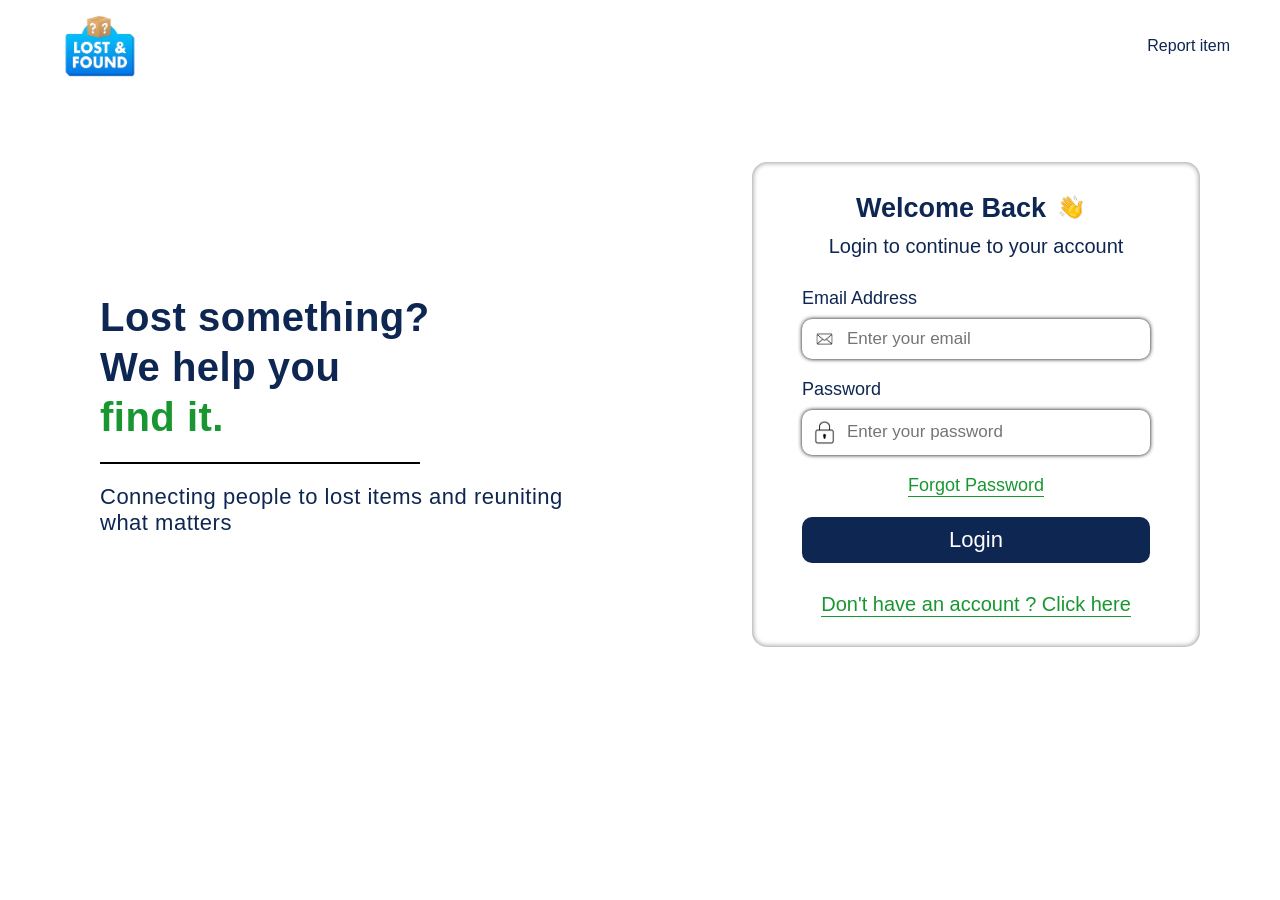
<file: index.html>
<!doctype html>
<html lang="en">
  <head>
    <meta charset="UTF-8" />
    <meta name="viewport" content="width=device-width, initial-scale=1.0" />
    <title>Login - Lost and found</title>
    <link rel="icon" href="./assets/logo-new.png" />
  </head>
  <link rel="stylesheet" href="style.css" />
  <body>
    <div class="nav">
      <img src="./assets/logo-new.png" width="100px" alt="" />
      <p>Report item</p>
    </div>

    <div class="container">
      <div class="left">
        <div class="left-content1"></div>
        <h2 class="left-content2">
          Lost something? <br />
          We help you <br />
          <span>find it.</span>
        </h2>
        <hr />
        <p class="left-content3">
          Connecting people to lost items and reuniting what matters
        </p>
      </div>

      <div class="right">
        <div class="right-content1">
          <p class="right-content1-1">
            Welcome Back
            <img src="./assets/welcome-hand-icon.png" alt="" width="50px" />
          </p>
          <p class="right-content1-2">Login to continue to your account</p>
        </div>

        <form action="items.html" class="right-content2">
          <label>Email Address</label>
          <div class="input">
            <img src="./assets/mail-icon.png" alt="" width="25px" />
            <input type="email" placeholder="Enter your email" required />
          </div>
          <label>Password</label>
          <div class="input">
            <img src="./assets/password-icon.png" alt="" width="25px" />
            <input type="password" placeholder="Enter your password" required />
          </div>
          <a href="#">Forgot Password</a>
          <button>Login</button>
        </form>

        <div class="right-content3">
          <a href="./create.html">
            Don't have an account ? Click here
          </a>
        </div>
      </div>
    </div>
  </body>
</html>
</file>
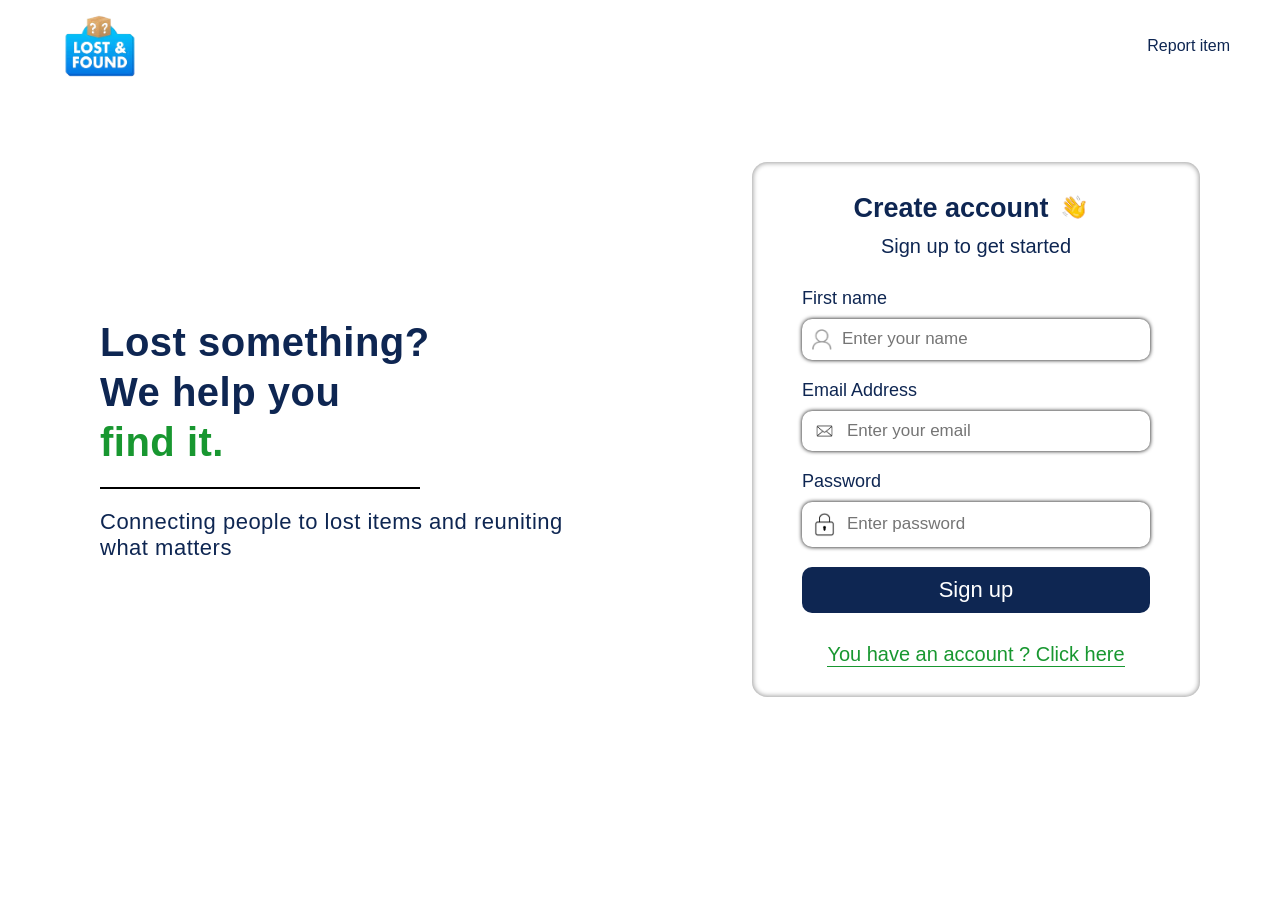
<file: create.html>
<!doctype html>
<html lang="en">
  <head>
    <meta charset="UTF-8" />
    <meta name="viewport" content="width=device-width, initial-scale=1.0" />
    <title>Document</title>
  </head>
  <style>
    * {
      padding: 0;
      margin: 0;
      box-sizing: border-box;
    }
    body {
      /* background-image: url(./assets/login-bg-large.png); */

      background-repeat: no-repeat;
      background-size: cover;
    }
    .nav {
      padding: 0px 50px;
      display: flex;
      justify-content: space-between;
      font-family: Arial, Helvetica, sans-serif;
      align-items: center;
      color: #0e2652;
    }

    .container {
      display: flex;
      align-items: center;
      justify-content: space-around;
    }

    .left {
      display: flex;
      flex-direction: column;
      font-family: Arial, Helvetica, sans-serif;
      padding: 100px 100px;
      gap: 20px;

      letter-spacing: 0.5px;
    }
    .left-content1 {
      height: 70px;
    }
    .left-content2 {
      font-size: 40px;
      line-height: 50px;
      color: #0e2652;
    }
    .left-content2 span {
      /* color: #f4c452; */
      color: #189730;
    }
    .left hr {
      width: 320px;
      border: 1px solid rgb(0, 0, 0);
    }
    .left-content3 {
      color: #0e2652;
      font-size: 22px;
    }
    .right {
      font-family: Arial, Helvetica, sans-serif;
      width: 25%;
      box-shadow: inset 0px 0px 05px 1px rgb(158, 158, 158);

      border-radius: 15px;
      display: flex;
      flex-direction: column;
      /* align-items: center; */
      gap: 20px;
      padding: 20px 50px;
      margin-top: 70px;
      color: #0e2652;
    }
    .right-content1 {
      display: flex;
      flex-direction: column;
      align-items: center;
    }
    .right-content1-1 {
      display: flex;
      align-items: center;
      font-weight: 700;
      font-size: 27px;
    }
    .right-content1-2 {
      font-size: 20px;
    }
    .right-content2 {
      display: flex;
      flex-direction: column;
      gap: 10px;
    }
    .right-content2 label {
      font-size: 18px;
      font-weight: 400;
      margin-top: 10px;
    }
    .right-content2 .input {
      display: flex;
      align-items: center;
      gap: 10px;
      border-radius: 10px;
      box-shadow: 0px 0px 04px 0px black;
      background-color: white;
      /* width: 70%; */
      padding: 10px;
    }
    .right-content2 input {
      outline: none;
      font-size: 17px;
      border: none;
      width: 100%;
    }
    .right-content2 a {
      color: #189730;
      text-decoration: none;
      align-self: center;
      margin: 10px;
      font-size: 18px;
      border-bottom: 1px solid #189730;
    }
    .right-content2 button {
      background-color: #0e2652;
      border: none;
      padding: 10px;
      border-radius: 10px;
      cursor: pointer;
      color: white;
      margin-top: 10px;
      font-size: 22px;
    }
    .right-content2 button:hover {
      background-color: #183770;
    }
    .right-content3 {
      display: flex;
      /* align-items: center; */
      justify-content: center;
    }
    .right-content3 a {
      color: #189730;
      text-decoration: none;
      /* align-self: center; */
      margin: 10px;
      /* margin-top: -10px; */
      font-size: 20px;
      border-bottom: 1px solid #189730;
    }

    @media (min-width: 1280px) and (max-width: 1450px) {
      .left {
        padding: 0px 20px;
        width: 40%;
      }
      .right {
        width: 35%;
      }
    }
    @media (min-width: 769px) and (max-width: 1279px) {
      .container {
        display: flex;
        align-items: center;
        justify-content: space-around;
        margin-top: -30px;
      }

      .left {
        padding: 0px 20px;
        width: 40%;
        gap: 10px;
        letter-spacing: 0.5px;
      }
      .left-content1 {
        height: 00px;
      }
      .left-content2 {
        font-size: 30px;
        line-height: 40px;
      }
      .left hr {
        width: 90%;
      }
      .left-content3 {
        font-size: 20px;
      }
      .right {
        width: 50%;
        padding: 30px 30px;
      }

      .right-content1-1 {
        font-size: 25px;
      }
      .right-content1-2 {
        font-size: 18px;
        text-align: center;
      }

      .right-content3 {
        display: flex;
        /* align-items: center; */
        justify-content: center;
      }
      .right-content3 a {
        color: #189730;
        text-decoration: none;
        /* align-self: center; */
        margin: 10px;
        text-align: center;
        /* margin-top: -10px; */
        font-size: 18px;
        border-bottom: 1px solid #189730;
      }
    }
    @media (min-width: 481px) and (max-width: 768px) {
      .nav {
        padding: 0px 20px;
      }
      .container {
        display: flex;
        flex-direction: column;
        align-items: center;
        justify-content: center;
        margin-top: -10px;
      }

      .left {
        padding: 0px 20px;
        align-items: center;
        width: 90%;
        gap: 05px;
        letter-spacing: 0.5px;
      }
      .left-content1 {
        display: none;
      }
      .left-content2 {
        text-align: center;

        font-size: 30px;
        line-height: 40px;
      }
      .left hr {
        width: 70%;
      }
      .left-content3 {
        text-align: center;
        font-size: 20px;
      }
      .right {
        width: 90%;
        padding: 30px 30px;
        margin-top: 10px;
      }

      .right-content1-1 {
        font-size: 25px;
      }
      .right-content1-2 {
        font-size: 18px;
        text-align: center;
      }

      .right-content3 {
        display: flex;
        justify-content: center;
      }
      .right-content3 a {
        margin: 05px 0px;
        text-align: center;
        font-size: 18px;
      }
    }
    @media (min-width: 301px) and (max-width: 480px) {
      .nav {
        padding: 0px 5px;
      }
      .nav img {
        width: 70px;
      }
      .container {
        display: flex;
        flex-direction: column;
        align-items: center;
        justify-content: center;
        margin-top: 0px;
      }

      .left {
        padding: 0px 20px;
        align-items: center;
        width: 90%;
        gap: 05px;
        letter-spacing: 0.5px;
      }
      .left-content1 {
        display: none;
      }
      .left-content2 {
        text-align: center;

        font-size: 25px;
        line-height: 30px;
      }
      .left hr {
        width: 80%;
      }
      .left-content3 {
        text-align: center;
        font-size: 17px;
      }
      .right {
        width: 95%;
        padding: 30px 20px;
        margin-top: 10px;
      }

      .right-content1-1 {
        font-size: 22px;
      }
      .right-content1-2 {
        font-size: 16px;
        text-align: center;
      }
      .right-content2 a {
        font-size: 18px;
      }
      .right-content3 {
        display: flex;
        justify-content: center;
      }
      .right-content3 a {
        margin: 05px 0px;
        text-align: center;
        font-size: 16px;
      }
      .right button {
        font-size: 18px;
      }
    }
  </style>
  <body>
    <div class="nav">
      <img src="./assets/logo-new.png" width="100px" alt="" />
      <p>Report item</p>
    </div>

    <div class="container">
      <div class="left">
        <div class="left-content1"></div>
        <h2 class="left-content2">
          Lost something? <br />
          We help you <br />
          <span>find it.</span>
        </h2>
        <hr />
        <p class="left-content3">
          Connecting people to lost items and reuniting what matters
        </p>
      </div>

      <div class="right">
        <div class="right-content1">
          <p class="right-content1-1">
            Create account
            <img src="./assets/welcome-hand-icon.png" alt="" width="50px" />
          </p>
          <p class="right-content1-2">Sign up to get started</p>
        </div>

        <form action="index.html" class="right-content2">
          <label>First name</label>
          <div class="input">
            <img src="./assets/name-icon.png" alt="" width="20px" />
            <input type="text" placeholder="Enter your name" required />
          </div>
          <label>Email Address</label>
          <div class="input">
            <img src="./assets/mail-icon.png" alt="" width="25px" />
            <input type="email" placeholder="Enter your email" required />
          </div>
          <label>Password</label>
          <div class="input">
            <img src="./assets/password-icon.png" alt="" width="25px" />
            <input type="password" placeholder="Enter password" required />
          </div>
          <button>Sign up</button>
        </form>

        <div class="right-content3">
          <a href="index.html"> You have an account ? Click here </a>
        </div>
      </div>
    </div>
  </body>
</html>
</file>
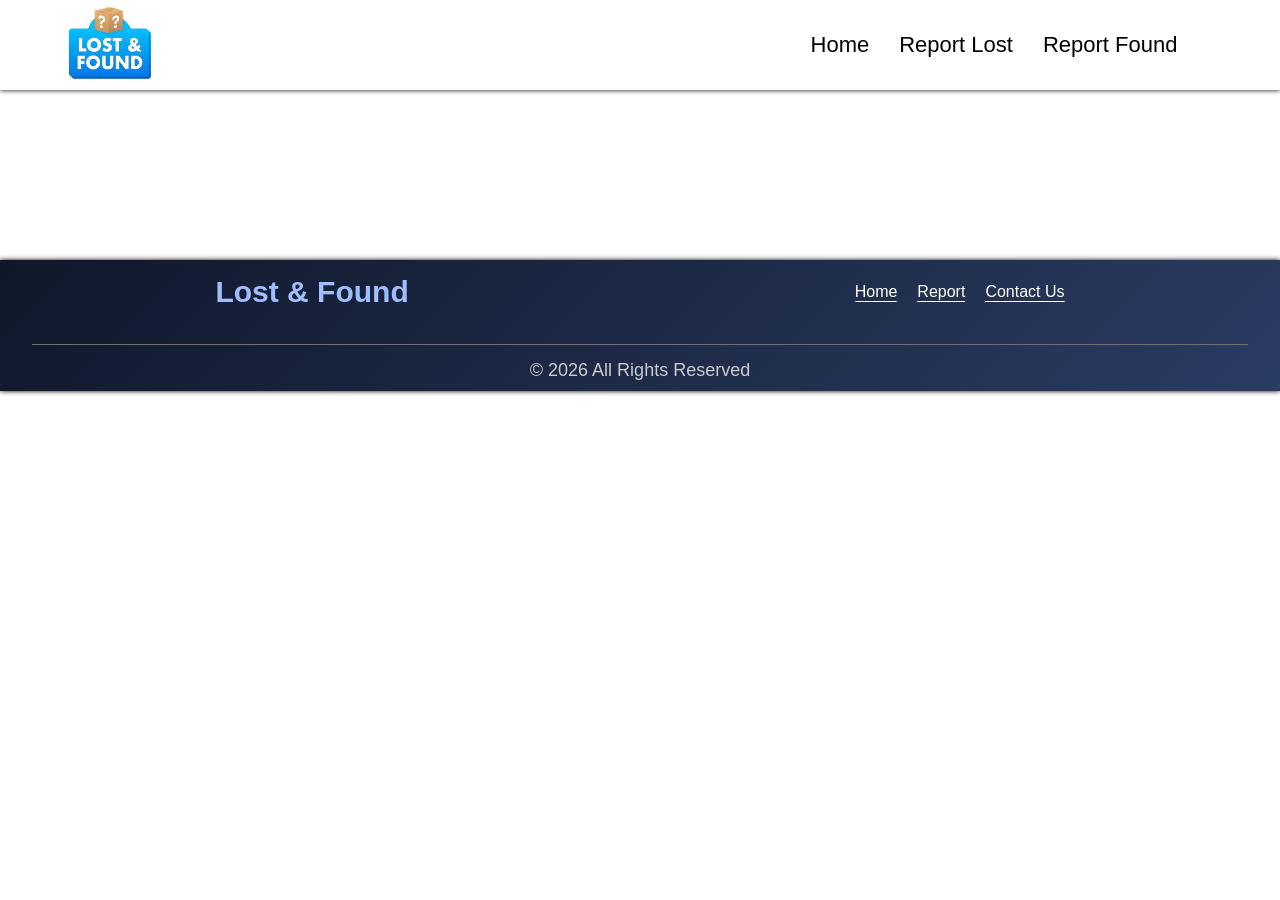
<file: items.html>
<!doctype html>
<html lang="en">
  <head>
    <meta charset="UTF-8" />
    <meta name="viewport" content="width=device-width, initial-scale=1.0" />
    <title>Document</title>



  </head>

 <style>
  * {
  padding: 0;
  margin: 0;
  box-sizing: border-box;
}
.nav {
  font-family: sans-serif;
  background-color: white;
  z-index: 999;
  padding: 15px 50px;
  /* border-bottom: 1px solid black; */
  box-shadow: 0px 0px 05px 0px black;
  height: 90px;
  display: flex;
  align-items: center;
  position: fixed;
  right: 0;
  left: 0;
  top: 0;
  justify-content: space-between;
}
.nav-logo img {
  width: 120px;
}
.nav-right {
  display: flex;
  list-style: none;
  gap: 30px;
  font-size: 22px;
  width: 40%;
  justify-content: center;
}
.nav-right a {
  text-decoration: none;
  color: black;
}
.nav-right a:hover {
  color: rgb(8, 102, 179);
  font-weight: bolder;
}
.items-container {
  margin: 120px 0px 100px 0px;
  padding: 20px 50px;
  width: 100%;
  display: grid;
  /* grid-template-rows: 1fr 1fr 1fr; */
  grid-template-columns: 1fr 1fr 1fr 1fr 1fr;

  gap: 50px;
}
.boxes {
  /* border: 1px solid black; */
  border-radius: 10px;
  box-shadow: inset 0px 0px 5px 0px rgb(124, 124, 124);
  /* filter: drop-shadow(0px 0px 5px 0px black); */
  display: flex;
  flex-direction: column;
  
  align-items: center;
  /* padding: 20px; */
  height: 400px;
  gap: 20px;
}
.image {
  display: flex;
  align-items: center;
  justify-content: center;
  height: 45%;
  overflow: hidden;

  width: 100%;
  position: relative;
}

.image .lostORfound {
  position: absolute;
  top: 0;
  right: 0;
  margin: 15px;
  font-family: sans-serif;
  letter-spacing: 0.5px;
  border-radius: 20px;
  background-color: rgb(201, 5, 5);
  padding: 3px 10px;
  font-size: 16px;
  color: white;
}

.title {
  display: flex;
  width: 100%;
  padding: 0px 20px;
  font-size: 25px;
  font-family: Arial, Helvetica, sans-serif;
  letter-spacing: 0.5px;
  font-weight: bold;
}
.description {
  display: flex;

  width: 100%;
  padding: 0px 20px;
  font-size: 14px;
  font-family: Arial, Helvetica, sans-serif;
  letter-spacing: 0.5px;
  height: 20%;
  overflow-y: scroll;
}
.description::-webkit-scrollbar {
  width: 4px;
}
button {
  padding: 8px 10px;
  border: none;
  color: white;
  background-color: #0f62a5;
  border-radius: 10px;
  font-size: 18px;
  cursor: pointer;
  transition: all 0.1s;
}
button:hover {
  transform: scale(1.03);
}
.footer {
  display: flex;
  align-items: center;
  flex-direction: column;
  justify-content: space-around;
  width: 100%;
  font-family: sans-serif;
  font-size: 18px;
  box-shadow: 0px 0px 05px 0px black;
  height: fit-content;
  padding: 20px 0px 10px 0px;
  color: white;
  gap: 15px;
  background: linear-gradient(135deg, #0f172a, #2b3c63);
}
.footer-upper {
  display: flex;
  /* flex-direction: column; */
  align-items: center;
  justify-content: space-around;
  width: 100%;
  gap: 15px;
  margin-bottom: 20px;
}
.footer-left {
  color: #a1bdff;
}
.footer-mid {
  display: flex;
  gap: 20px;
}
.footer-mid a {
  text-decoration: none;
  color: white;
  border-bottom: 1px solid white;
  transition: all 0.2s;
}
.footer-mid a:hover {
  color: #a1bdff;
  border-bottom: 1px solid #a1bdff;
  transform: scale(1.1);
}
hr {
  width: 95%;
  border: none;
  height: 1px;
  background-color: rgb(114, 111, 111);
  /* background-color: red; */
}
.footer-right {
  color: rgb(204, 203, 203);
}

@media (min-width: 1280px) and (max-width: 1450px) {
  .items-container {
    grid-template-columns: 1fr 1fr 1fr 1fr;
  }
  .boxes {
    height: 380px;
  }
  .image {
    height: 40%;
  }

  .title {
    display: flex;
  }
  .description {
    height: 25%;
  }

  .footer {
    flex-direction: column;
    /* font-size: 15px; */
    height: fit-content;
    margin: 0;
    padding: 15px 0px 10px 0px;
    gap: 15px;
  }
  .footer-left {
    color: #a1bdff;
    font-size: 20px;
  }
  .footer-mid {
    display: flex;
    gap: 20px;
  }
  .footer-mid a {
    color: white;
    font-size: 16px;
  }
}

@media (min-width: 769px) and (max-width: 1279px) {
  .nav {
    height: 80px;
  }
  .nav-logo img {
    width: 100px;
  }
  .nav-right {
    gap: 20px;
    font-size: 18px;
    width: 45%;
  }

  .items-container {
    margin: 110px 0px 100px 0px;
    padding: 0px 20px;
    grid-template-columns: 1fr 1fr 1fr;
    gap: 15px;
  }
  .boxes {
    height: 350px;
    gap: 08px;
  }
  .image {
    display: flex;
    align-items: center;
    justify-content: center;
    height: 48%;
  }
  .image .lostORfound {
    margin: 10px;
  }
  .title {
    font-size: 23px;
  }
  .description {
    height: 23%;

    overflow-y: scroll;
  }
  .description::-webkit-scrollbar {
    width: 4px;
  }
  button {
    letter-spacing: 0.5px;
    font-size: 17px;
  }

  .footer {
    flex-direction: column;
    /* font-size: 15px; */
    height: fit-content;
    margin: 0;
    padding: 15px 0px 10px 0px;
    gap: 15px;
  }
  .footer-left {
    color: #a1bdff;
    font-size: 20px;
  }
  .footer-mid {
    display: flex;
    gap: 20px;
  }
  .footer-mid a {
    color: white;
    font-size: 16px;
  }
}

@media (min-width: 481px) and (max-width: 768px) {
  .nav {
    padding: 1px;
    gap: 50px;
    height: 80px;
    justify-content: space-around;
  }
  .nav-logo img {
    width: 80px;
  }
  .nav-right {
    gap: 15px;
    width: 60%;
    font-size: 16px;
  }

  .items-container {
    margin: 110px 0px 100px 0px;
    padding: 0px 20px;
    grid-template-columns: 1fr 1fr;
    gap: 15px;
  }
  .boxes {
    height: 350px;
    gap: 08px;
  }
  .image {
    display: flex;
    align-items: center;
    justify-content: center;
    height: 48%;
  }
  .image .lostORfound {
    margin: 10px;
    padding: 3px 10px;
  }
  .title {
    font-size: 23px;
  }
  .description {
    height: 23%;

    overflow-y: scroll;
  }
  .description::-webkit-scrollbar {
    width: 4px;
  }
  button {
    letter-spacing: 0.5px;
    font-size: 17px;
  }
  .footer {
    flex-direction: column;
    /* font-size: 15px; */
    height: fit-content;
    margin: 0;
    padding: 15px 0px 10px 0px;
    gap: 15px;
  }
  .footer-left {
    color: #a1bdff;
    font-size: 20px;
  }
  .footer-mid {
    display: flex;
    gap: 20px;
  }
  .footer-mid a {
    color: white;
    font-size: 16px;
  }
}

@media (min-width: 301px) and (max-width: 480px) {
  .nav {
    justify-content: space-between;
    gap: 5px;
    padding: 1px;
    height: 60px;
  }
  .nav-logo img {
    width: 70px;
    /* margin-top: -15px; */
  }
  .nav-right {
    gap: 10px;
    text-align: center;
    width: 60%;
    font-size: 15px;
    align-items: start;
  }

  .items-container {
    margin: 100px 0px 100px 0px;
    padding: 0px 10px;
    grid-template-columns: 1fr 1fr;
    gap: 15px;
  }
  .boxes {
    height: 260px;
    gap: 5px;
    overflow: hidden;
  }
  .image {
    display: flex;
    align-items: center;
    justify-content: center;
    height: 50%;
  }
  .image .lostORfound {
    margin: 5px;
    padding: 3px 08px;
    font-size: 14px;
  }
  .title {
    font-size: 20px;
    padding: 0px 10px;
  }
  .description {
    height: 22%;
    padding: 0px 10px;
    font-size: 12px;
    overflow-y: scroll;
  }
  .description::-webkit-scrollbar {
    width: 4px;
  }
  button {
    padding: 5px 8px;
    border: none;
    color: white;
    background-color: #0f62a5;
    border-radius: 5px;
    font-size: 13px;
  }

    .footer {
    flex-direction: column;
    /* font-size: 15px; */
    height: fit-content;
    margin: 0;
    padding: 15px 0px 10px 0px;
    gap: 10px;
  }
  .footer-upper {
    display: flex;
    flex-direction: column;
    align-items: center;
    justify-content: space-around;
    width: 90%;
    gap: 10px;
  margin-bottom: 10px;

  }
  .footer-left {
    color: #a1bdff;
    font-size: 17px;
  }
  .footer-mid {
    display: flex;
    gap: 20px;
  }
  .footer-mid a {
    /* text-decoration: underline; */
    color: white;
    font-size: 14px;
  }
  .footer-right {
    color: rgb(204, 203, 203);
    font-size: 12px;

  }
}

 </style>

  <body>

    <div class="nav">
      <div class="nav-logo">
        <a href="#"><img src="./assets/logo-new.png" alt="" /></a>
      </div>
      <div class="nav-right">
        <li><a href="#">Home</a></li>
        <li><a href="report.html">Report Lost</a></li>
        <li><a href="report.html">Report Found</a></li>
      </div>
    </div>

    <div class="items-container" id="items-container">

      <!-- <div class="boxes">
        <div class="image">
          <div class="lostORfound">Lost</div>
          <img src="/assets/bag.png" alt="" />
        </div>

        <div class="title">
          <p>Bag</p>
        </div>

        <div class="description">
          <p>
            ipsum dolor sit amet consectetur adipisicing elit. Amet repudiandae
          </p>
        </div>

        <div class="button">
          <button>Click for more details</button>
        </div>
      </div>

      <div class="boxes">
        <div class="image">
          <div class="lostORfound">Lost</div>
          <img src="/assets/bag.png" alt="" />
        </div>

        <div class="title">
          <p>Bag</p>
        </div>

        <div class="description">
          <p>
            ipsum dolor sit amet consectetur adipisicing elit. Amet repudiandae
          </p>
        </div>

        <div class="button">
          <button>Click for more details</button>
        </div>
      </div>

      <div class="boxes">
        <div class="image">
          <div class="lostORfound">Lost</div>
          <img src="/assets/bag.png" alt="" />
        </div>

        <div class="title">
          <p>Bag</p>
        </div>

        <div class="description">
          <p>
            ipsum dolor sit amet consectetur adipisicing elit. Amet repudiandae
          </p>
        </div>

        <div class="button">
          <button>Click for more details</button>
        </div>
      </div>

      <div class="boxes">
        <div class="image">
          <div class="lostORfound">Lost</div>
          <img src="/assets/bag.png" alt="" />
        </div>

        <div class="title">
          <p>Bag</p>
        </div>

        <div class="description">
          <p>
            ipsum dolor sit amet consectetur adipisicing elit. Amet repudiandae
          </p>
        </div>

        <div class="button">
          <button>Click for more details</button>
        </div>
      </div>

      <div class="boxes">
        <div class="image">
          <div class="lostORfound">Lost</div>
          <img src="/assets/bag.png" alt="" />
        </div>

        <div class="title">
          <p>Bag</p>
        </div>

        <div class="description">
          <p>
            ipsum dolor sit amet consectetur adipisicing elit. Amet repudiandae
          </p>
        </div>

        <div class="button">
          <button>Click for more details</button>
        </div>
      </div>

      <div class="boxes">
        <div class="image">
          <div class="lostORfound">Lost</div>
          <img src="/assets/bag.png" alt="" />
        </div>

        <div class="title">
          <p>Bag</p>
        </div>

        <div class="description">
          <p>
            ipsum dolor sit amet consectetur adipisicing elit. Amet repudiandae
          </p>
        </div>

        <div class="button">
          <button>Click for more details</button>
        </div>
      </div>

      <div class="boxes">
        <div class="image">
          <div class="lostORfound">Lost</div>
          <img src="/assets/bag.png" alt="" />
        </div>

        <div class="title">
          <p>Bag</p>
        </div>

        <div class="description">
          <p>
            ipsum dolor sit amet consectetur adipisicing elit. Amet repudiandae
          </p>
        </div>

        <div class="button">
          <button>Click for more details</button>
        </div>
      </div>

      <div class="boxes">
        <div class="image">
          <div class="lostORfound">Lost</div>
          <img src="/assets/bag.png" alt="" />
        </div>

        <div class="title">
          <p>Bag</p>
        </div>

        <div class="description">
          <p>
            ipsum dolor sit amet consectetur adipisicing elit. Amet repudiandae
          </p>
        </div>

        <div class="button">
          <button>Click for more details</button>
        </div>
      </div>

      <div class="boxes">
        <div class="image">
          <div class="lostORfound">Lost</div>
          <img src="/assets/bag.png" alt="" />
        </div>

        <div class="title">
          <p>Bag</p>
        </div>

        <div class="description">
          <p>
            ipsum dolor sit amet consectetur adipisicing elit. Amet repudiandae
          </p>
        </div>

        <div class="button">
          <button>Click for more details</button>
        </div>
      </div>

      <div class="boxes">
        <div class="image">
          <div class="lostORfound">Lost</div>
          <img src="/assets/bag.png" alt="" />
        </div>

        <div class="title">
          <p>Bag</p>
        </div>

        <div class="description">
          <p>
            ipsum dolor sit amet consectetur adipisicing elit. Amet repudiandae
          </p>
        </div>

        <div class="button">
          <button>Click for more details</button>
        </div>
      </div>

      <div class="boxes">
        <div class="image">
          <div class="lostORfound">Lost</div>
          <img src="/assets/bag.png" alt="" />
        </div>

        <div class="title">
          <p>Bag</p>
        </div>

        <div class="description">
          <p>
            ipsum dolor sit amet consectetur adipisicing elit. Amet repudiandae
          </p>
        </div>

        <div class="button">
          <button>Click for more details</button>
        </div>
      </div>

      <div class="boxes">
        <div class="image">
          <div class="lostORfound">Lost</div>
          <img src="/assets/bag.png" alt="" />
        </div>

        <div class="title">
          <p>Bag</p>
        </div>

        <div class="description">
          <p>
            ipsum dolor sit amet consectetur adipisicing elit. Amet repudiandae
          </p>
        </div>

        <div class="button">
          <button>Click for more details</button>
        </div>
      </div>

      <div class="boxes">
        <div class="image">
          <div class="lostORfound">Lost</div>
          <img src="/assets/bag.png" alt="" />
        </div>

        <div class="title">
          <p>Bag</p>
        </div>

        <div class="description">
          <p>
            ipsum dolor sit amet consectetur adipisicing elit. Amet repudiandae
          </p>
        </div>

        <div class="button">
          <button>Click for more details</button>
        </div>
      </div> -->
   
    </div>

    <div class="footer">
      <div class="footer-upper">
        <div class="footer-left">
          <h2 class="logo">Lost & Found</h2>
        </div>
        <div class="footer-mid">
          <a href="#">Home</a>
          <a href="report.html">Report</a>
          <a href="#">Contact Us</a>
        </div>
      </div>

      <hr />

      <div class="footer-right">
        <p class="copy">© 2026 All Rights Reserved</p>
      </div>
    </div>

    <script src="script.js"></script>

  </body>
</html>
</file>
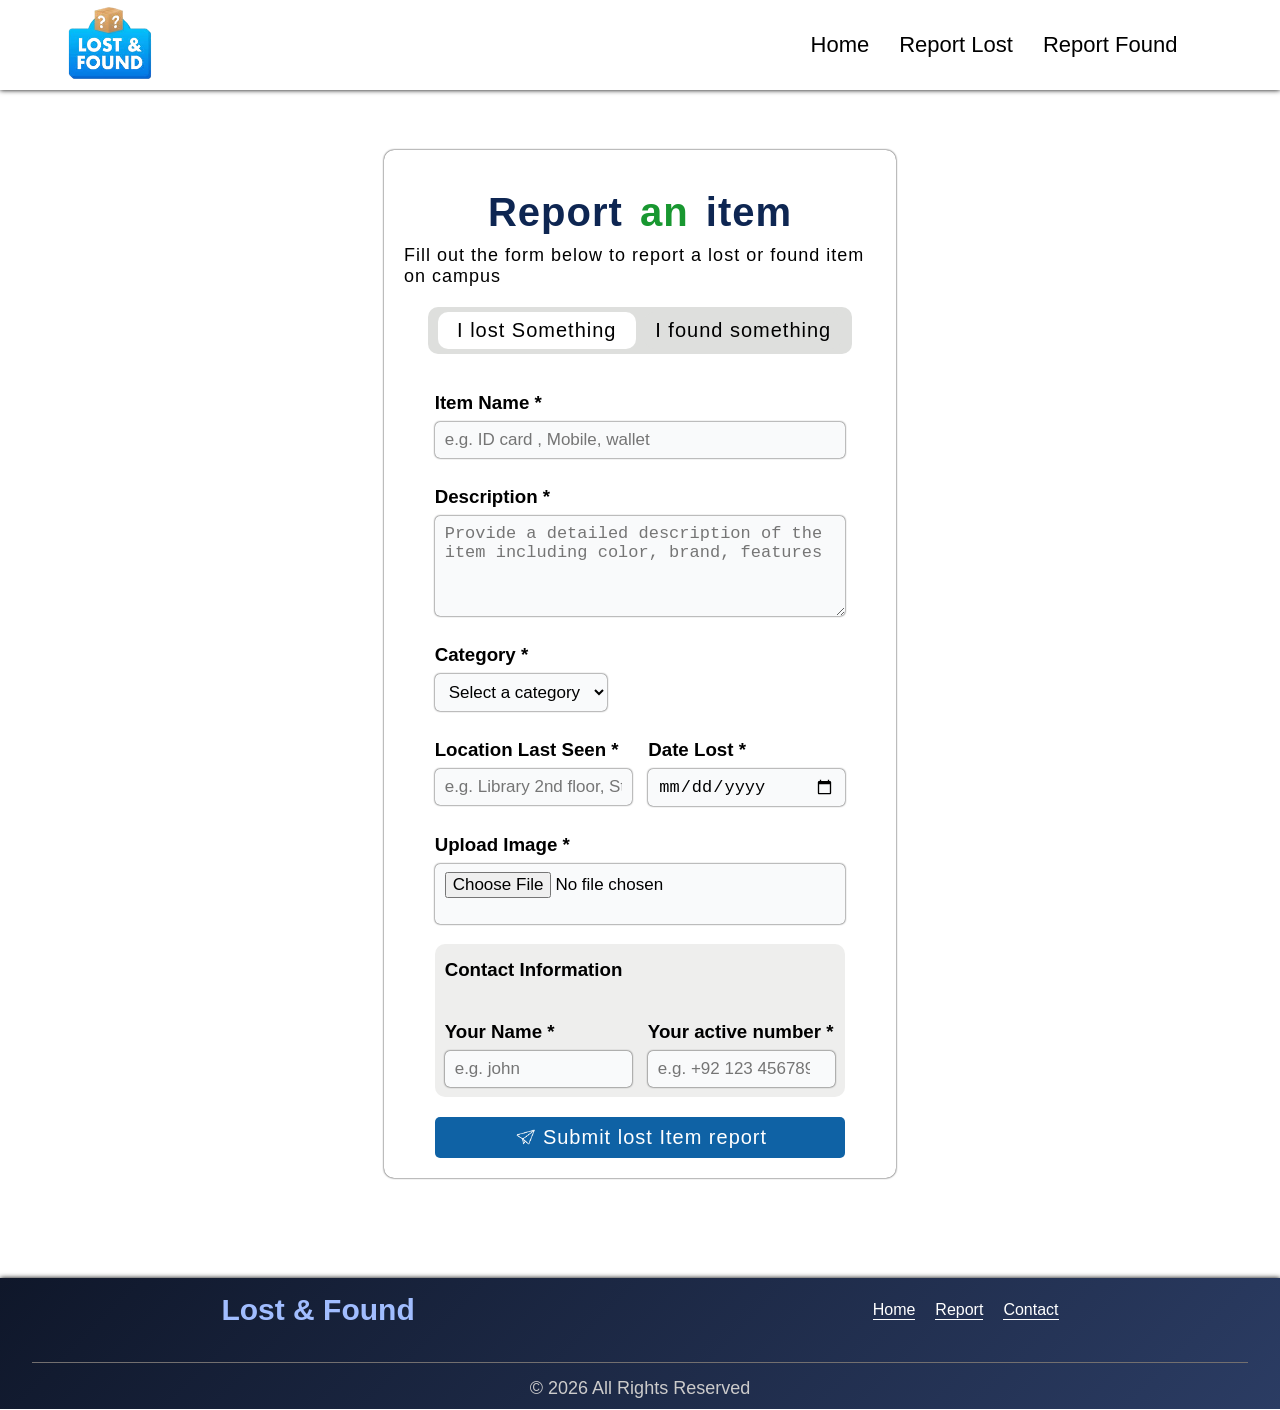
<file: report.html>
<!doctype html>
<html lang="en">
  <head>
    <meta charset="UTF-8" />
    <meta name="viewport" content="width=device-width, initial-scale=1.0" />
    <title>Lost and Found</title>
    <link rel="icon" href="./assets/logo.png" />
  
  </head>

  <style>
    * {
  padding: 0;
  margin: 0;
  box-sizing: border-box;
}
body {
  display: flex;
  flex-direction: column;
  justify-content: space-between;
  /* background-image: url(./assets/OIP.webp);
      background-repeat: no-repeat;
      background-size: cover; */
  /* background: linear-gradient(110deg, #ffe0de, #968c90); */
}
.nav {
  font-family: sans-serif;
  background-color: white;
  padding: 15px 50px;
  /* border-bottom: 1px solid black; */
  box-shadow: 0px 0px 05px 0px black;
  height: 90px;
  display: flex;
  align-items: center;
  position: fixed;
  right: 0;
  left: 0;
  top: 0;
  justify-content: space-between;
}
.nav-logo img {
  width: 120px;
}
.nav-right {
  display: flex;
  list-style: none;
  gap: 30px;
  font-size: 22px;
  width: 40%;
  justify-content: center;
}
.nav-right a {
  text-decoration: none;
  color: black;
}
.nav-right a:hover {
  color: rgb(8, 102, 179);
  font-weight: bolder;
}

.container {
  margin: 150px 0px 100px 0px;
  padding: 20px;
  border-radius: 10px;
  width: 40%;
  display: flex;
  flex-direction: column;
  align-items: center;
  font-family: sans-serif;
  align-self: center;
  gap: 10px;
  /* background-color: antiquewhite; */
  box-shadow: 0px 0px 02px 0px black;

  /* background: linear-gradient(130deg, rgb(240, 241, 157),rgb(209, 182, 186)); */
}
.container h2 {
  font-size: 40px;
  word-spacing: 5px;
  letter-spacing: 1px;
  margin-top: 20px;
  color: #0e2652;
}
.container h2 span {
  color: #189730;
}
.container p {
  letter-spacing: 1px;
  font-size: 18px;
}
.container-button {
  background-color: rgb(222, 223, 221);
  padding: 5px 10px;
  border-radius: 10px;
  width: 90%;
  display: flex;
  margin-top: 10px;
  justify-content: space-between;
}
.container-button button {
  padding: 07px;
  width: 49%;
  cursor: pointer;
  border-radius: 10px;
  border: none;
  background-color: rgb(222, 223, 221);
  transition: all 0.2s;
  font-size: 22px;
  letter-spacing: 1px;
}
.container-button button:hover {
  transform: scale(1.02);
}
#detail {
  display: flex;
  /* gap: 10px; */
  /* align-self: start; */
  flex-direction: column;
  width: 87%;
}
.container-headings {
  margin-top: 28px;
  margin-bottom: 8px;
}
#detail input,
textarea,
select {
  padding: 08px 10px;
  outline: none;
  background-color: #f9fafb;
  font-size: 17px;
  border-radius: 5px;
  border: none;
  box-shadow: 0px 0px 02px 0px black;
}
#detail select {
  width: fit-content;
}
.content1 {
  display: flex;
  justify-content: space-between;
}
.content1-1 {
  width: 48%;
}
.content1-2 {
  width: 48%;
}
.content1-1 input,
.content1-2 input {
  width: 100%;
}
.content2 {
  background-color: rgb(238, 238, 237);
  margin-top: 20px;
  border-radius: 10px;
  padding: 0px 10px;
}
.content2 h3 {
  margin-top: 15px;
}
.content2-inner {
  margin-top: 25px;
  display: flex;
  justify-content: space-between;
  margin-bottom: 10px;
}
.content2-inner-1 {
  width: 48%;
}
.content2-inner-2 {
  width: 48%;
}
.content2-inner-1 input,
.content2-inner-2 input {
  width: 100%;
}
.content3 {
  background-color: #0f62a5;
  color: white;
  width: 100%;
  font-size: 20px;
  display: flex;
  justify-content: center;
  letter-spacing: 1px;
  padding: 08px 10px;
  gap: 5px;
  border-radius: 5px;
  border: none;
  cursor: pointer;
  margin-top: 20px;
  align-items: center;
  transition: all 0.3s;
}
.content3:hover {
  font-size: 21px;
  transform: scale(1.01);
}
.content3 button {
  text-align: center;
}
.footer {
  display: flex;
  align-items: center;
  flex-direction: column;
  justify-content: space-around;
  width: 100%;
  font-family: sans-serif;
  font-size: 18px;
  box-shadow: 0px 0px 05px 0px black;
  height: fit-content;
  padding: 20px 0px 10px 0px;
  color: white;
  gap: 15px;
  background: linear-gradient(135deg, #0f172a, #2b3c63);
}
.footer-upper {
  display: flex;
  /* flex-direction: column; */
  align-items: center;
  justify-content: space-around;
  width: 100%;
  gap: 15px;
  margin-bottom: 20px;
}
.footer-left {
  color: #a1bdff;
}
.footer-mid {
  display: flex;
  gap: 20px;
}
.footer-mid a {
  text-decoration: none;
  color: white;
  border-bottom: 1px solid white;
  transition: all 0.2s;
}
.footer-mid a:hover {
  color: #a1bdff;
  border-bottom: 1px solid #a1bdff;
  transform: scale(1.1);
}
hr {
  width: 95%;
  border: none;
  height: 1px;
  background-color: rgb(114, 111, 111);
  /* background-color: red; */
}
.footer-right {
  color: rgb(204, 203, 203);
}

@media (min-width: 1280px) and (max-width: 1450px) {
  .container-button button {
    padding: 07px;
    font-size: 20px;
  }
  .footer {
    flex-direction: column;
    /* font-size: 15px; */
    height: fit-content;
    margin: 0;
    padding: 15px 0px 10px 0px;
    gap: 15px;
  }
  .footer-left {
    color: #a1bdff;
    font-size: 20px;
  }
  .footer-mid {
    display: flex;
    gap: 20px;
  }
  .footer-mid a {
    color: white;
    font-size: 16px;
  }
}

@media (min-width: 769px) and (max-width: 1279px) {
  .nav {
    height: 80px;
  }
  .nav-logo img {
    width: 100px;
  }
  .nav-right {
    gap: 20px;
    font-size: 18px;
  }
  .container {
    margin: 120px 0px 100px 0px;
    width: 90%;
  }
  .footer {
    flex-direction: column;
    /* font-size: 15px; */
    height: fit-content;
    margin: 0;
    padding: 15px 0px 10px 0px;
    gap: 15px;
  }
  .footer-left {
    color: #a1bdff;
    font-size: 20px;
  }
  .footer-mid {
    display: flex;
    gap: 20px;
  }
  .footer-mid a {
    color: white;
    font-size: 16px;
  }
}

@media (min-width: 481px) and (max-width: 768px) {
  .nav {
    padding: 1px;
    gap: 50px;
    height: 80px;
    justify-content: space-around;
  }
  .nav-logo img {
    width: 80px;
  }
  .nav-right {
    gap: 15px;
    width: 60%;
    font-size: 16px;
  }

  .container {
    margin: 100px 0px 100px 0px;
    width: 95%;
    padding: 10px;
    gap: 5px;
  }
  .container h2 {
    font-size: 35px;
  }

  .container p {
    text-align: center;
    font-size: 16px;
    padding: 0px 20px;
  }

  .container-button button {
    font-size: 18px;
  }

  #detail {
    width: 87%;
  }
  .container-headings {
    margin-top: 20px;
    font-size: 19px;
  }
  #detail input,
  textarea,
  select {
    font-size: 15px;
  }
  .footer {
    flex-direction: column;
    /* font-size: 15px; */
    height: fit-content;
    margin: 0;
    padding: 15px 0px 10px 0px;
    gap: 15px;
  }
  .footer-left {
    color: #a1bdff;
    font-size: 20px;
  }
  .footer-mid {
    display: flex;
    gap: 20px;
  }
  .footer-mid a {
    color: white;
    font-size: 16px;
  }
}

@media (min-width: 301px) and (max-width: 480px) {
 .nav {
    justify-content: space-between;
    gap: 5px;
    padding: 1px;
    height: 60px;
  }
  .nav-logo img {
    width: 70px;
    /* margin-top: -15px; */
  }
  .nav-right {
    gap: 10px;
    text-align: center;
    width: 60%;
    font-size: 15px;
    align-items: start;
  }

  .container {
    margin: 100px 0px 100px 0px;
    width: 95%;
    padding: 5px;
    gap: 5px;
  }
  .container h2 {
    font-size: 30px;
    text-align: center;
  }

  .container p {
    text-align: center;
    font-size: 16px;
    padding: 0px 10px;
  }

  .container-button {
 
  border-radius: 7px;
  width: 92%;
 
}

  .container-button button {
    font-size: 14px;
    border-radius: 7px;
    width: 85%;
  padding: 3px 05px;

  }

  #detail {
    width: 87%;
  }
  .container-headings {
    margin-top: 20px;
    font-size: 17px;
  }
  #detail input,
  textarea,
  select {
    font-size: 14px;
  }

  .content1 {
    flex-direction: column;
  }
  .content1-1 {
    width: 100%;
  }
  .content1-2 {
    width: 100%;
  }
  .content2-inner {
    flex-direction: column;
  }
  .content2-inner-1 {
    width: 100%;
  }
  .content2-inner-2 {
    width: 100%;
  }
  .content3 {
    font-size: 15px;
    gap: 1px;
  }
  .footer {
    flex-direction: column;
    /* font-size: 15px; */
    height: fit-content;
    margin: 0;
    padding: 15px 0px 10px 0px;
    gap: 10px;
  }
  .footer-upper {
    display: flex;
    flex-direction: column;
    align-items: center;
    justify-content: space-around;
    width: 90%;
  margin-bottom: 10px;

    gap: 10px;
  }
  .footer-left {
    color: #a1bdff;
    font-size: 17px;
  }
  .footer-mid {
    display: flex;
    gap: 20px;
  }
  .footer-mid a {
    /* text-decoration: underline; */
    color: white;
    font-size: 14px;
  }
  .footer-right {
    color: rgb(204, 203, 203);
    font-size: 12px;
  }
}

  </style>
  <body>
    <div class="nav">
      <div class="nav-logo">
        <a href="items.html"><img src="./assets/logo-new.png" alt="" /></a>
      </div>
      <div class="nav-right">
        <li><a href="items.html">Home</a></li>
        <li><a href="#">Report Lost</a></li>
        <li><a href="#">Report Found</a></li>
      </div>
    </div>

    <div class="container">
      <h2>Report <span>an</span> item</h2>
      <p>Fill out the form below to report a lost or found item on campus</p>


      <div class="container-button">
        <button onclick="lost()" id="lost">I lost Something</button>
        <button onclick="found()" id="found">I found something</button>


        
      </div>

      <div id="detail">
        
      </div>
    </div>



    <div class="footer">
      <div class="footer-upper">
        <div class="footer-left">
          <h2 class="logo">Lost & Found</h2>
        </div>
        <div class="footer-mid">
          <a href="#">Home</a>
          <a href="#">Report</a>
          <a href="#">Contact</a>
        </div>
      </div>

      <hr />

      <div class="footer-right">
        <p class="copy">© 2026 All Rights Reserved</p>
      </div>
    </div>
  </body>



 <script src="script.js"></script>

</html>
</file>
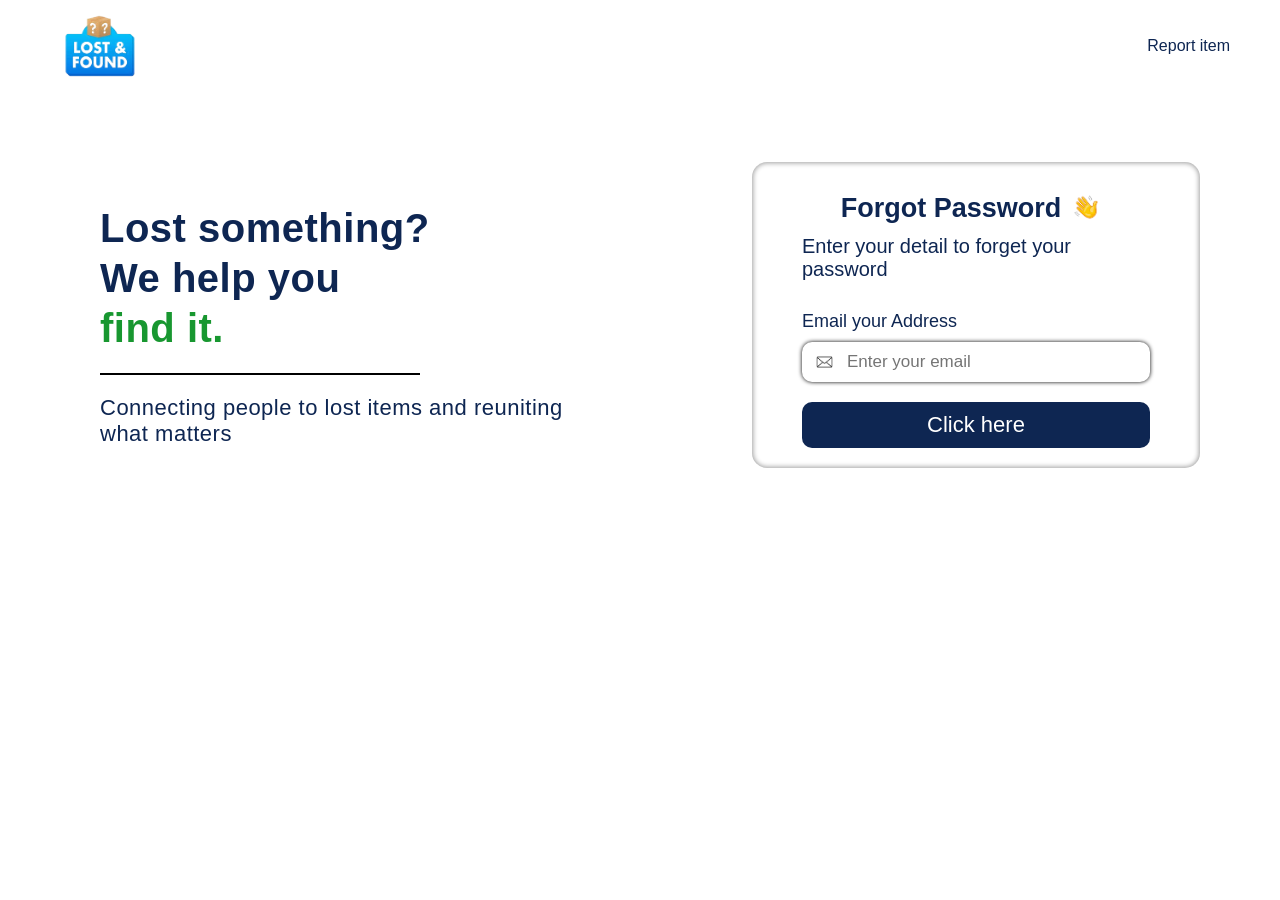
<file: forget password/forget.html>
<!doctype html>
<html lang="en">
  <head>
    <meta charset="UTF-8" />
    <meta name="viewport" content="width=device-width, initial-scale=1.0" />
    <title>Document</title>
  </head>
<link rel="stylesheet" href="forget.css">
  <body>
     <div class="nav">
      <img src="../assets/logo-new.png" width="100px" alt="" />
      <p>Report item</p>
    </div>

    <div class="container">
      <div class="left">
        <div class="left-content1"></div>
        <h2 class="left-content2">
          Lost something? <br />
          We help you <br />
          <span>find it.</span>
        </h2>
        <hr />
        <p class="left-content3">
          Connecting people to lost items 
          and reuniting what matters
        </p>
      </div>

      <div class="right">
        <div class="right-content1">
          <p class="right-content1-1">
            Forgot Password
            <img src="../assets/welcome-hand-icon.png" alt="" width="50px" />
          </p>
          <p class="right-content1-2">
            Enter your detail to forget your password
          </p>
        </div>

        <form action="./otp.html" class="right-content2">
          <label>Email your Address</label>
          <div class="input">
            <img src="../assets/mail-icon.png" alt="" width="25px" />
            <input type="email" placeholder="Enter your email" required />
          </div>
          <!-- <label>Password</label>
            <div class="input"><img src="/assets/password-icon.png" alt="" width="25px"> <input type="password" placeholder="Enter password" required></div> -->
          <button>Click here</button>
        </form>

        <!-- <div class="right-content3">
          <a href="/index.html"> You have an account ? Click here </a>
        </div> -->
      </div>
    </div>
  </body>
</html>
</file>
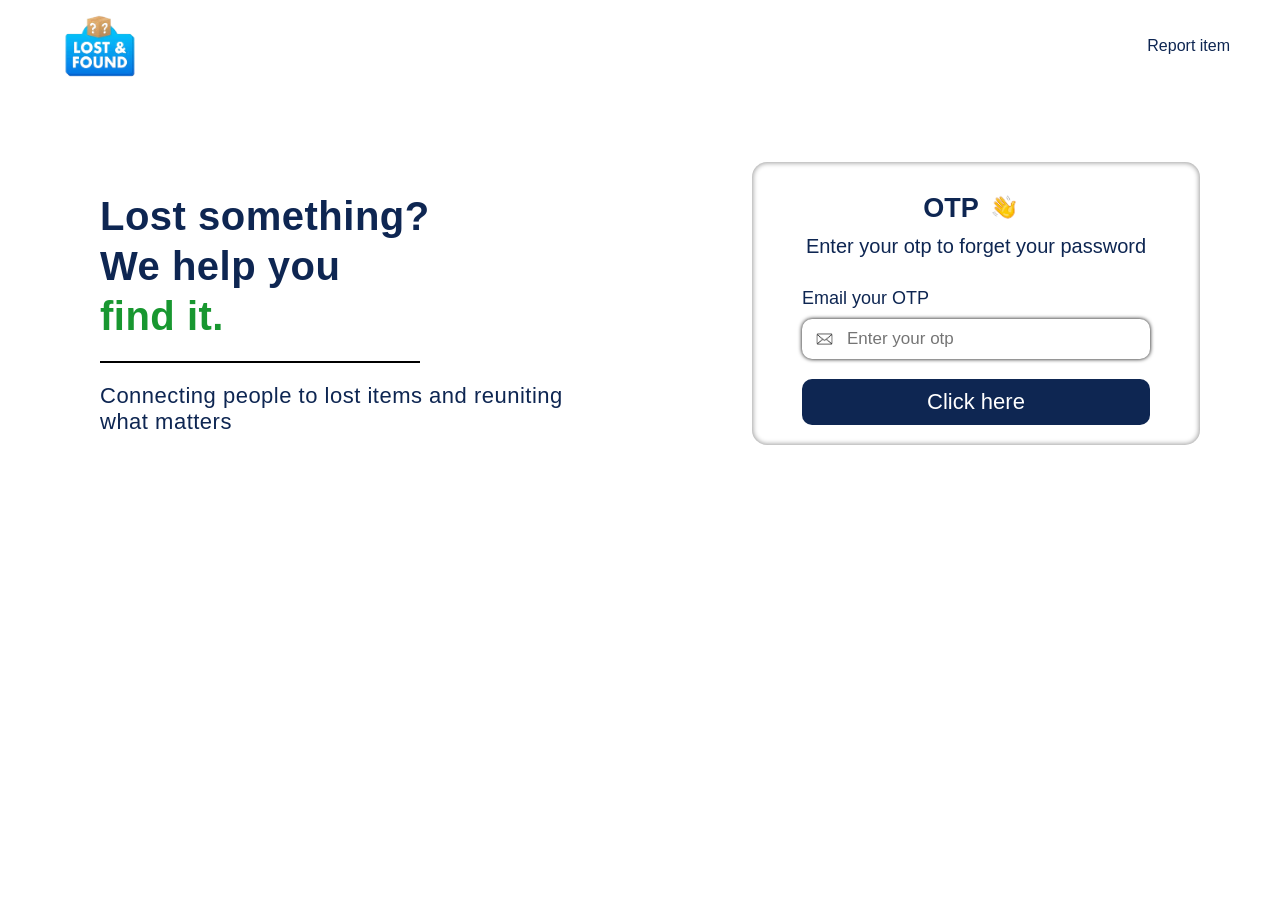
<file: forget password/otp.html>
<!doctype html>
<html lang="en">
  <head>
    <meta charset="UTF-8" />
    <meta name="viewport" content="width=device-width, initial-scale=1.0" />
    <title>Document</title>
  </head>
  <link rel="stylesheet" href="otp.css">
  <body>
     <div class="nav">
      <img src="../assets/logo-new.png" width="100px" alt="" />
      <p>Report item</p>
    </div>

    <div class="container">
      <div class="left">
        <div class="left-content1"></div>
        <h2 class="left-content2">
          Lost something? <br />
          We help you <br />
          <span>find it.</span>
        </h2>
        <hr />
        <p class="left-content3">
          Connecting people to lost items 
          and reuniting what matters
        </p>
      </div>

      <div class="right">
        <div class="right-content1">
          <p class="right-content1-1">
            OTP
            <img src="../assets/welcome-hand-icon.png" alt="" width="50px" />
          </p>
          <p class="right-content1-2">Enter your otp to forget your password</p>
        </div>

        <form action="./setpassword.html" class="right-content2">
          <label>Email your OTP</label>
          <div class="input">
            <img src="../assets/mail-icon.png" alt="" width="25px" />
            <input type="number" placeholder="Enter your otp" required />
          </div>
          <!-- <label>Password</label>
            <div class="input"><img src="/assets/password-icon.png" alt="" width="25px"> <input type="password" placeholder="Enter password" required></div> -->
          <button>Click here</button>
        </form>

        <!-- <div class="right-content3">
          <a href="/index.html"> You have an account ? Click here </a>
        </div> -->
      </div>
    </div>
  </body>
</html>
</file>
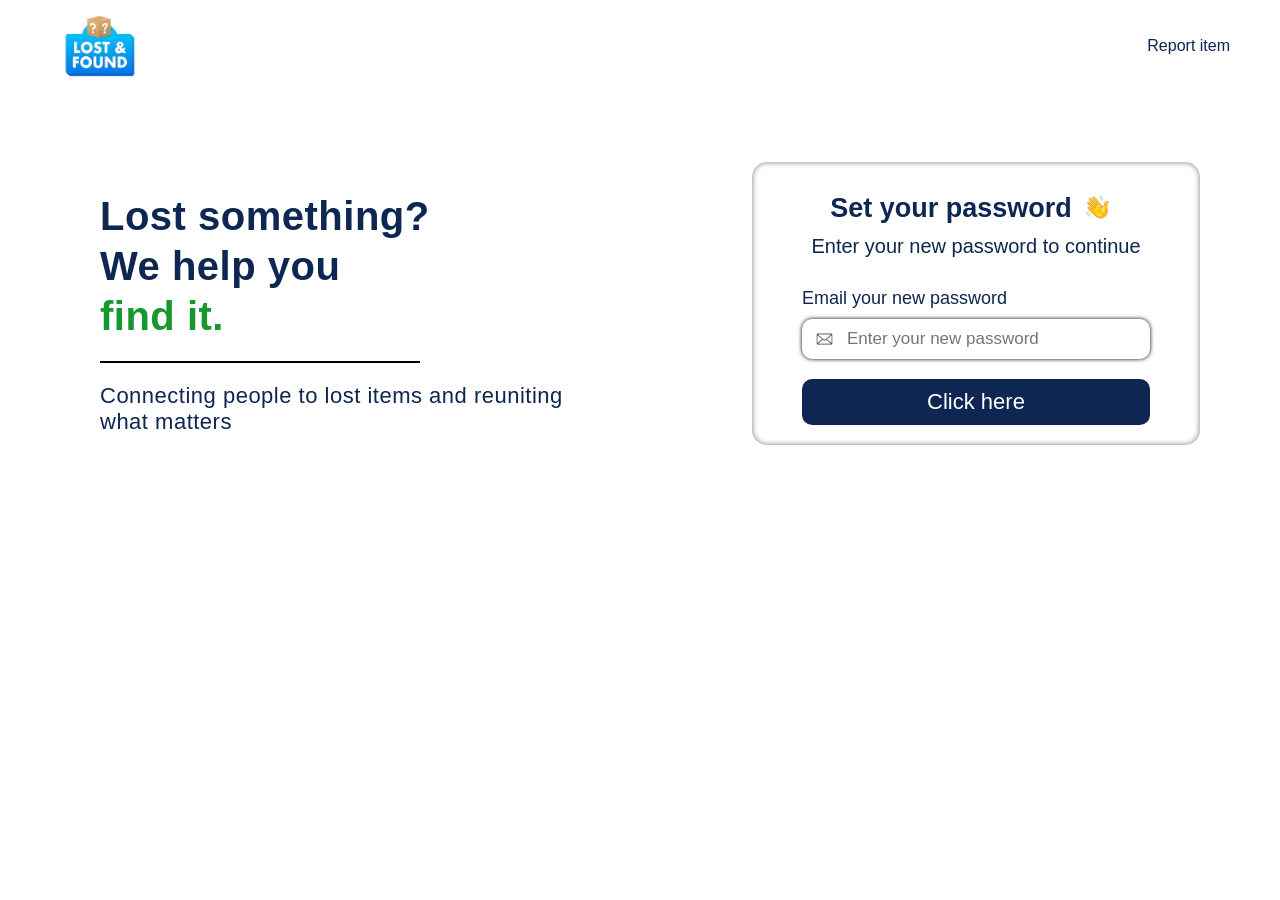
<file: forget password/setpassword.html>
<!doctype html>
<html lang="en">
  <head>
    <meta charset="UTF-8" />
    <meta name="viewport" content="width=device-width, initial-scale=1.0" />
    <title>Document</title>
  </head>
<link rel="stylesheet" href="setpassword.css">
  <body>
     <div class="nav">
      <img src="../assets/logo-new.png" width="100px" alt="" />
      <p>Report item</p>
    </div>

    <div class="container">
      <div class="left">
        <div class="left-content1"></div>
        <h2 class="left-content2">
          Lost something? <br />
          We help you <br />
          <span>find it.</span>
        </h2>
        <hr />
        <p class="left-content3">
          Connecting people to lost items 
          and reuniting what matters
        </p>
      </div>

      <div class="right">
        <div class="right-content1">
          <p class="right-content1-1">
            Set your password
            <img src="../assets/welcome-hand-icon.png" alt="" width="50px" />
          </p>
          <p class="right-content1-2">
            Enter your new password to continue
          </p>
        </div>

        <form action="/index.html" class="right-content2">
          <label>Email your new password</label>
          <div class="input">
            <img src="../assets/mail-icon.png" alt="" width="25px" />
            <input type="text" placeholder="Enter your new password" required />
          </div>
          <!-- <label>Password</label>
            <div class="input"><img src="/assets/password-icon.png" alt="" width="25px"> <input type="password" placeholder="Enter password" required></div> -->
          <button>Click here</button>
        </form>

        <!-- <div class="right-content3">
          <a href="/index.html"> You have an account ? Click here </a>
        </div> -->
      </div>
    </div>
  </body>
</html>
</file>
<file: style.css>
* {
      padding: 0;
      margin: 0;
      box-sizing: border-box;
    }
    body {
      /* background-image: url(./assets/login-bg-large.png); */

      background-repeat: no-repeat;
      background-size: cover;
    }
       .nav {
      padding: 0px 50px;
      display: flex;
      justify-content: space-between;
      font-family: Arial, Helvetica, sans-serif;
      align-items: center;
      color: #0e2652;
    }
    .container {
      display: flex;
      align-items: center;
      justify-content: space-around;
    }

    .left {
      display: flex;
      flex-direction: column;
      font-family: Arial, Helvetica, sans-serif;
      padding: 100px 100px;
      gap: 20px;

      letter-spacing: 0.5px;
    }
    .left-content1 {
      height: 70px;
    }
    .left-content2 {
      font-size: 40px;
      line-height: 50px;
      color: #0e2652;
    }
    .left-content2 span {
      /* color: #f4c452; */
      color: #189730;
    }
    .left hr {
      width: 320px;
      border: 1px solid rgb(0, 0, 0);
    }
    .left-content3 {
      color: #0e2652;
      font-size: 22px;
    }
    .right {
      font-family: Arial, Helvetica, sans-serif;
      width: 25%;
      box-shadow: inset 0px 0px 05px 1px rgb(158, 158, 158);

      border-radius: 15px;
      display: flex;
      flex-direction: column;
      /* align-items: center; */
      gap: 20px;
      padding: 20px 50px;
      margin-top: 70px;
      color: #0e2652;
    }
    .right-content1 {
      display: flex;
      flex-direction: column;
      align-items: center;
    }
    .right-content1-1 {
      display: flex;
      align-items: center;
      font-weight: 700;
      font-size: 27px;
    }
    .right-content1-2 {
      font-size: 20px;
    }
    .right-content2 {
      display: flex;
      flex-direction: column;
      gap: 10px;
    }
    .right-content2 label {
      font-size: 18px;
      font-weight: 400;
      margin-top: 10px;
    }
    .right-content2 .input {
      display: flex;
      align-items: center;
      gap: 10px;
      border-radius: 10px;
      box-shadow: 0px 0px 04px 0px black;
      background-color: white;
      /* width: 70%; */
      padding: 10px;
    }
    .right-content2 input {
      outline: none;
      width: 100%;

      font-size: 17px;
      border: none;
    }
    .right-content2 a {
      color: #189730;
      text-decoration: none;
      align-self: center;
      margin: 10px;
      font-size: 18px;
      border-bottom: 1px solid #189730;
    }
    .right-content2 button {
      background-color: #0e2652;
      border: none;
      padding: 10px;
      border-radius: 10px;
      cursor: pointer;
      color: white;
      font-size: 22px;
    }
    .right-content2 button:hover {
      background-color: #183770;
    }
    .right-content3 {
      display: flex;
      /* align-items: center; */
      justify-content: center;
    }
    .right-content3 a {
      color: #189730;
      text-decoration: none;
      /* align-self: center; */
      margin: 10px;
      text-align: center;
      /* margin-top: -10px; */
      font-size: 20px;
      border-bottom: 1px solid #189730;
    }
    @media (min-width: 1280px) and (max-width: 1450px) {
      .left {
        padding: 0px 20px;
        width: 40%;
      }
      .right {
        width: 35%;
      }
    }
    @media (min-width: 769px) and (max-width: 1279px) {
      .container {
        display: flex;
        align-items: center;
        justify-content: space-around;
        margin-top: -30px;
      }

      .left {
        padding: 0px 20px;
        width: 40%;
        gap: 10px;
        letter-spacing: 0.5px;
      }
      .left-content1 {
        height: 00px;
      }
      .left-content2 {
        font-size: 30px;
        line-height: 40px;
      }
      .left hr {
        width: 90%;
      }
      .left-content3 {
        font-size: 20px;
      }
      .right {
        width: 50%;
        padding: 30px 30px;
      }

      .right-content1-1 {
        font-size: 25px;
      }
      .right-content1-2 {
        font-size: 18px;
        text-align: center;
      }

      .right-content3 {
        display: flex;
        /* align-items: center; */
        justify-content: center;
      }
      .right-content3 a {
        color: #189730;
        text-decoration: none;
        /* align-self: center; */
        margin: 10px;
        text-align: center;
        /* margin-top: -10px; */
        font-size: 18px;
        border-bottom: 1px solid #189730;
      }
    }
    @media (min-width: 481px) and (max-width: 768px) {
      .nav {
        padding: 0px 20px;
      }
      .container {
        display: flex;
        flex-direction: column;
        align-items: center;
        justify-content: center;
        margin-top: -10px;
      }

      .left {
        padding: 0px 20px;
        align-items: center;
        width: 90%;
        gap: 05px;
        letter-spacing: 0.5px;
      }
      .left-content1 {
        display: none;
      }
      .left-content2 {
        text-align: center;

        font-size: 30px;
        line-height: 40px;
      }
      .left hr {
        width: 70%;
      }
      .left-content3 {
        text-align: center;
        font-size: 20px;
      }
      .right {
        width: 90%;
        padding: 30px 30px;
        margin-top: 10px;
      }

      .right-content1-1 {
        font-size: 25px;
      }
      .right-content1-2 {
        font-size: 18px;
        text-align: center;
      }

      .right-content3 {
        display: flex;
        justify-content: center;
      }
      .right-content3 a {
        margin: 05px 0px;
        text-align: center;
        font-size: 18px;
      }
    }
    @media (min-width: 301px) and (max-width: 480px) {
      .nav {
        padding: 0px 5px;
      }
      .nav img {
        width: 70px;
      }
      .container {
        display: flex;
        flex-direction: column;
        align-items: center;
        justify-content: center;
        margin-top: 0px;
      }

      .left {
        padding: 0px 20px;
        align-items: center;
        width: 90%;
        gap: 05px;
        letter-spacing: 0.5px;
      }
      .left-content1 {
        display: none;
      }
      .left-content2 {
        text-align: center;

        font-size: 25px;
        line-height: 30px;
      }
      .left hr {
        width: 80%;
      }
      .left-content3 {
        text-align: center;
        font-size: 17px;
      }
      .right {
        width: 95%;
        padding: 30px 20px;
        margin-top: 10px;
      }

      .right-content1-1 {
        font-size: 22px;
      }
      .right-content1-2 {
        font-size: 16px;
        text-align: center;
      }
      .right-content2 a {
        font-size: 18px;
      }
      .right-content3 {
        display: flex;
        justify-content: center;
      }
      .right-content3 a {
        margin: 05px 0px;
        text-align: center;
        font-size: 16px;
      }
      .right button {
        font-size: 18px;
      }
    }
</file>
<file: forget password/forget.css>
* {
      padding: 0;
      margin: 0;
      box-sizing: border-box;
    }
    body {
      /* background-image: url(./assets/login-bg-large.png); */

      background-repeat: no-repeat;
      background-size: cover;
    }
       .nav {
      padding: 0px 50px;
      display: flex;
      justify-content: space-between;
      font-family: Arial, Helvetica, sans-serif;
      align-items: center;
      color: #0e2652;
    }
    .container {
      display: flex;
      align-items: center;
      justify-content: space-around;
    }

    .left {
      display: flex;
      flex-direction: column;
      font-family: Arial, Helvetica, sans-serif;
      padding: 100px 100px;
      gap: 20px;

      letter-spacing: 0.5px;
    }
    .left-content1 {
      height: 70px;
    }
    .left-content2 {
      font-size: 40px;
      line-height: 50px;
      color: #0e2652;
    }
    .left-content2 span {
      /* color: #f4c452; */
      color: #189730;
    }
    .left hr {
      width: 320px;
      border: 1px solid rgb(0, 0, 0);
    }
    .left-content3 {
      color: #0e2652;
      font-size: 22px;
    }
    .right {
      font-family: Arial, Helvetica, sans-serif;
      width: 25%;
      box-shadow: inset 0px 0px 05px 1px rgb(158, 158, 158);

      border-radius: 15px;
      display: flex;
      flex-direction: column;
      /* align-items: center; */
      gap: 20px;
      padding: 20px 50px;
      margin-top: 70px;
      color: #0e2652;
    }
    .right-content1 {
      display: flex;
      flex-direction: column;
      align-items: center;
    }
    .right-content1-1 {
      display: flex;
      align-items: center;
      font-weight: 700;
      font-size: 27px;
    }
    .right-content1-2 {
      font-size: 20px;
    }
    .right-content2 {
      display: flex;
      flex-direction: column;
      gap: 10px;
    }
    .right-content2 label {
      font-size: 18px;
      font-weight: 400;
      margin-top: 10px;
    }
    .right-content2 .input {
      display: flex;
      align-items: center;
      gap: 10px;
      border-radius: 10px;
      box-shadow: 0px 0px 04px 0px black;
      background-color: white;
      /* width: 70%; */
      padding: 10px;
    }
    .right-content2 input {
      outline: none;
      font-size: 17px;
      width: 100%;
      border: none;
    }
    .right-content2 a {
      color: #189730;
      text-decoration: none;
      align-self: center;
      margin: 10px;
      font-size: 18px;
      border-bottom: 1px solid #189730;
    }
    .right-content2 button {
      background-color: #0e2652;
      border: none;
      padding: 10px;
      border-radius: 10px;
      cursor: pointer;
      color: white;
      margin-top: 10px;
      font-size: 22px;
    }
    .right-content2 button:hover {
      background-color: #183770;
    }
    .right-content3 {
      display: flex;
      /* align-items: center; */
      justify-content: center;
    }
    .right-content3 a {
      color: #189730;
      text-decoration: none;
      /* align-self: center; */
      margin: 10px;
      /* margin-top: -10px; */
      font-size: 20px;
      border-bottom: 1px solid #189730;
    }
    @media (min-width: 1280px) and (max-width: 1450px) {
      .left {
        padding: 0px 20px;
        width: 40%;
      }
      .right {
        width: 35%;
      }
    }
    @media (min-width: 769px) and (max-width: 1279px) {
      .container {
        display: flex;
        align-items: center;
        justify-content: space-around;
        margin-top: -30px;
      }

      .left {
        padding: 0px 20px;
        width: 40%;
        gap: 10px;
        letter-spacing: 0.5px;
      }
      .left-content1 {
        height: 00px;
      }
      .left-content2 {
        font-size: 30px;
        line-height: 40px;
      }
      .left hr {
        width: 90%;
      }
      .left-content3 {
        font-size: 20px;
      }
      .right {
        width: 50%;
        padding: 30px 30px;
      }

      .right-content1-1 {
        font-size: 25px;
      }
      .right-content1-2 {
        font-size: 18px;
        text-align: center;
      }

      .right-content3 {
        display: flex;
        /* align-items: center; */
        justify-content: center;
      }
      .right-content3 a {
        color: #189730;
        text-decoration: none;
        /* align-self: center; */
        margin: 10px;
        text-align: center;
        /* margin-top: -10px; */
        font-size: 18px;
        border-bottom: 1px solid #189730;
      }
    }
    @media (min-width: 481px) and (max-width: 768px) {
      .nav {
        padding: 0px 20px;
      }
      .container {
        display: flex;
        flex-direction: column;
        align-items: center;
        justify-content: center;
        margin-top: -10px;
      }

      .left {
        padding: 0px 20px;
        align-items: center;
        width: 90%;
        gap: 05px;
        letter-spacing: 0.5px;
      }
      .left-content1 {
        display: none;
      }
      .left-content2 {
        text-align: center;

        font-size: 30px;
        line-height: 40px;
      }
      .left hr {
        width: 70%;
      }
      .left-content3 {
        text-align: center;
        font-size: 20px;
      }
      .right {
        width: 90%;
        padding: 30px 30px;
        margin-top: 10px;
      }

      .right-content1-1 {
        font-size: 25px;
      }
      .right-content1-2 {
        font-size: 18px;
        text-align: center;
      }

      .right-content3 {
        display: flex;
        justify-content: center;
      }
      .right-content3 a {
        margin: 05px 0px;
        text-align: center;
        font-size: 18px;
      }
    }
    @media (min-width: 301px) and (max-width: 480px) {
      .nav {
        padding: 0px 5px;
      }
      .nav img {
        width: 70px;
      }
      .container {
        display: flex;
        flex-direction: column;
        align-items: center;
        justify-content: center;
        margin-top: 0px;
      }

      .left {
        padding: 0px 20px;
        align-items: center;
        width: 90%;
        gap: 05px;
        letter-spacing: 0.5px;
      }
      .left-content1 {
        display: none;
      }
      .left-content2 {
        text-align: center;

        font-size: 25px;
        line-height: 30px;
      }
      .left hr {
        width: 80%;
      }
      .left-content3 {
        text-align: center;
        font-size: 17px;
      }
      .right {
        width: 95%;
        padding: 30px 20px;
        margin-top: 10px;
      }

      .right-content1-1 {
        font-size: 22px;
      }
      .right-content1-2 {
        font-size: 16px;
        text-align: center;
      }
      .right-content2 a {
        font-size: 18px;
      }
      .right-content3 {
        display: flex;
        justify-content: center;
      }
      .right-content3 a {
        margin: 05px 0px;
        text-align: center;
        font-size: 16px;
      }
      .right button {
        font-size: 18px;
      }
    }
</file>
<file: forget password/otp.css>
* {
      padding: 0;
      margin: 0;
      box-sizing: border-box;
    }
    body {
      /* background-image: url(./assets/login-bg-large.png); */

      background-repeat: no-repeat;
      background-size: cover;
    }
        .nav {
      padding: 0px 50px;
      display: flex;
      justify-content: space-between;
      font-family: Arial, Helvetica, sans-serif;
      align-items: center;
      color: #0e2652;
    }
    .container {
      display: flex;
      align-items: center;
      justify-content: space-around;
    }

    .left {
      display: flex;
      flex-direction: column;
      font-family: Arial, Helvetica, sans-serif;
      padding: 100px 100px;
      gap: 20px;

      letter-spacing: 0.5px;
    }
    .left-content1 {
      height: 70px;
    }
    .left-content2 {
      font-size: 40px;
      line-height: 50px;
      color: #0e2652;
    }
    .left-content2 span {
      /* color: #f4c452; */
      color: #189730;
    }
    .left hr {
      width: 320px;
      border: 1px solid rgb(0, 0, 0);
    }
    .left-content3 {
      color: #0e2652;
      font-size: 22px;
    }
    .right {
      font-family: Arial, Helvetica, sans-serif;
      width: 25%;
      box-shadow: inset 0px 0px 05px 1px rgb(158, 158, 158);

      border-radius: 15px;
      display: flex;
      flex-direction: column;
      /* align-items: center; */
      gap: 20px;
      padding: 20px 50px;
      margin-top: 70px;
      color: #0e2652;
    }
    .right-content1 {
      display: flex;
      flex-direction: column;
      align-items: center;
    }
    .right-content1-1 {
      display: flex;
      align-items: center;
      font-weight: 700;
      font-size: 27px;
    }
    .right-content1-2 {
      font-size: 20px;
    }
    .right-content2 {
      display: flex;
      flex-direction: column;
      gap: 10px;
    }
    .right-content2 label {
      font-size: 18px;
      font-weight: 400;
      margin-top: 10px;
    }
    .right-content2 .input {
      display: flex;
      align-items: center;
      gap: 10px;
      border-radius: 10px;
      box-shadow: 0px 0px 04px 0px black;
      background-color: white;
      /* width: 70%; */
      padding: 10px;
    }
    .right-content2 input {
      outline: none;
      font-size: 17px;
      width: 100%;
      border: none;
    }
    .right-content2 a {
      color: #189730;
      text-decoration: none;
      align-self: center;
      margin: 10px;
      font-size: 18px;
      border-bottom: 1px solid #189730;
    }
    .right-content2 button {
      background-color: #0e2652;
      border: none;
      padding: 10px;
      border-radius: 10px;
      cursor: pointer;
      color: white;
      margin-top: 10px;
      font-size: 22px;
    }
    .right-content2 button:hover {
      background-color: #183770;
    }
    .right-content3 {
      display: flex;
      /* align-items: center; */
      justify-content: center;
    }
    .right-content3 a {
      color: #189730;
      text-decoration: none;
      /* align-self: center; */
      margin: 10px;
      /* margin-top: -10px; */
      font-size: 20px;
      border-bottom: 1px solid #189730;
    }
    @media (min-width: 1280px) and (max-width: 1450px) {
      .left {
        padding: 0px 20px;
        width: 40%;
      }
      .right {
        width: 35%;
      }
    }
    @media (min-width: 769px) and (max-width: 1279px) {
      .container {
        display: flex;
        align-items: center;
        justify-content: space-around;
        margin-top: -30px;
      }

      .left {
        padding: 0px 20px;
        width: 40%;
        gap: 10px;
        letter-spacing: 0.5px;
      }
      .left-content1 {
        height: 00px;
      }
      .left-content2 {
        font-size: 30px;
        line-height: 40px;
      }
      .left hr {
        width: 90%;
      }
      .left-content3 {
        font-size: 20px;
      }
      .right {
        width: 50%;
        padding: 30px 30px;
      }

      .right-content1-1 {
        font-size: 25px;
      }
      .right-content1-2 {
        font-size: 18px;
        text-align: center;
      }

      .right-content3 {
        display: flex;
        /* align-items: center; */
        justify-content: center;
      }
      .right-content3 a {
        color: #189730;
        text-decoration: none;
        /* align-self: center; */
        margin: 10px;
        text-align: center;
        /* margin-top: -10px; */
        font-size: 18px;
        border-bottom: 1px solid #189730;
      }
    }
    @media (min-width: 481px) and (max-width: 768px) {
      .nav {
        padding: 0px 20px;
      }
      .container {
        display: flex;
        flex-direction: column;
        align-items: center;
        justify-content: center;
        margin-top: -10px;
      }

      .left {
        padding: 0px 20px;
        align-items: center;
        width: 90%;
        gap: 05px;
        letter-spacing: 0.5px;
      }
      .left-content1 {
        display: none;
      }
      .left-content2 {
        text-align: center;

        font-size: 30px;
        line-height: 40px;
      }
      .left hr {
        width: 70%;
      }
      .left-content3 {
        text-align: center;
        font-size: 20px;
      }
      .right {
        width: 90%;
        padding: 30px 30px;
        margin-top: 10px;
      }

      .right-content1-1 {
        font-size: 25px;
      }
      .right-content1-2 {
        font-size: 18px;
        text-align: center;
      }

      .right-content3 {
        display: flex;
        justify-content: center;
      }
      .right-content3 a {
        margin: 05px 0px;
        text-align: center;
        font-size: 18px;
      }
    }
    @media (min-width: 301px) and (max-width: 480px) {
      .nav {
        padding: 0px 5px;
      }
      .nav img {
        width: 70px;
      }
      .container {
        display: flex;
        flex-direction: column;
        align-items: center;
        justify-content: center;
        margin-top: 0px;
      }

      .left {
        padding: 0px 20px;
        align-items: center;
        width: 90%;
        gap: 05px;
        letter-spacing: 0.5px;
      }
      .left-content1 {
        display: none;
      }
      .left-content2 {
        text-align: center;

        font-size: 25px;
        line-height: 30px;
      }
      .left hr {
        width: 80%;
      }
      .left-content3 {
        text-align: center;
        font-size: 17px;
      }
      .right {
        width: 95%;
        padding: 30px 20px;
        margin-top: 10px;
      }

      .right-content1-1 {
        font-size: 22px;
      }
      .right-content1-2 {
        font-size: 16px;
        text-align: center;
      }
      .right-content2 a {
        font-size: 18px;
      }
      .right-content3 {
        display: flex;
        justify-content: center;
      }
      .right-content3 a {
        margin: 05px 0px;
        text-align: center;
        font-size: 16px;
      }
      .right button {
        font-size: 18px;
      }
    }
</file>
<file: forget password/setpassword.css>
* {
      padding: 0;
      margin: 0;
      box-sizing: border-box;
    }
    body {
      /* background-image: url(./assets/login-bg-large.png); */

      background-repeat: no-repeat;
      background-size: cover;
    }
       .nav {
      padding: 0px 50px;
      display: flex;
      justify-content: space-between;
      font-family: Arial, Helvetica, sans-serif;
      align-items: center;
      color: #0e2652;
    }
    .container {
      display: flex;
      align-items: center;
      justify-content: space-around;
    }

    .left {
      display: flex;
      flex-direction: column;
      font-family: Arial, Helvetica, sans-serif;
      padding: 100px 100px;
      gap: 20px;

      letter-spacing: 0.5px;
    }
    .left-content1 {
      height: 70px;
    }
    .left-content2 {
      font-size: 40px;
      line-height: 50px;
      color: #0e2652;
    }
    .left-content2 span {
      /* color: #f4c452; */
      color: #189730;
    }
    .left hr {
      width: 320px;
      border: 1px solid rgb(0, 0, 0);
    }
    .left-content3 {
      color: #0e2652;
      font-size: 22px;
    }
    .right {
      font-family: Arial, Helvetica, sans-serif;
      width: 25%;
      box-shadow: inset 0px 0px 05px 1px rgb(158, 158, 158);

      border-radius: 15px;
      display: flex;
      flex-direction: column;
      /* align-items: center; */
      gap: 20px;
      padding: 20px 50px;
      margin-top: 70px;
      color: #0e2652;
    }
    .right-content1 {
      display: flex;
      flex-direction: column;
      align-items: center;
    }
    .right-content1-1 {
      display: flex;
      align-items: center;
      font-weight: 700;
      font-size: 27px;
    }
    .right-content1-2 {
      font-size: 20px;
    }
    .right-content2 {
      display: flex;
      flex-direction: column;
      gap: 10px;
    }
    .right-content2 label {
      font-size: 18px;
      font-weight: 400;
      margin-top: 10px;
    }
    .right-content2 .input {
      display: flex;
      align-items: center;
      gap: 10px;
      border-radius: 10px;
      box-shadow: 0px 0px 04px 0px black;
      background-color: white;
      /* width: 70%; */
      padding: 10px;
    }
    .right-content2 input {
      outline: none;
      font-size: 17px;
      width: 100%;
      border: none;
    }
    .right-content2 a {
      color: #189730;
      text-decoration: none;
      align-self: center;
      margin: 10px;
      font-size: 18px;
      border-bottom: 1px solid #189730;
    }
    .right-content2 button {
      background-color: #0e2652;
      border: none;
      padding: 10px;
      border-radius: 10px;
      cursor: pointer;
      color: white;
      margin-top: 10px;
      font-size: 22px;
    }
    .right-content2 button:hover {
      background-color: #183770;
    }
    .right-content3 {
      display: flex;
      /* align-items: center; */
      justify-content: center;
    }
    .right-content3 a {
      color: #189730;
      text-decoration: none;
      /* align-self: center; */
      margin: 10px;
      /* margin-top: -10px; */
      font-size: 20px;
      border-bottom: 1px solid #189730;
    }
        @media (min-width: 1280px) and (max-width: 1450px) {
      .left {
        padding: 0px 20px;
        width: 40%;
      }
      .right {
        width: 35%;
      }
    }
    @media (min-width: 769px) and (max-width: 1279px) {
      .container {
        display: flex;
        align-items: center;
        justify-content: space-around;
        margin-top: -30px;
      }

      .left {
        padding: 0px 20px;
        width: 40%;
        gap: 10px;
        letter-spacing: 0.5px;
      }
      .left-content1 {
        height: 00px;
      }
      .left-content2 {
        font-size: 30px;
        line-height: 40px;
      }
      .left hr {
        width: 90%;
      }
      .left-content3 {
        font-size: 20px;
      }
      .right {
        width: 50%;
        padding: 30px 30px;
      }

      .right-content1-1 {
        font-size: 25px;
      }
      .right-content1-2 {
        font-size: 18px;
        text-align: center;
      }

      .right-content3 {
        display: flex;
        /* align-items: center; */
        justify-content: center;
      }
      .right-content3 a {
        color: #189730;
        text-decoration: none;
        /* align-self: center; */
        margin: 10px;
        text-align: center;
        /* margin-top: -10px; */
        font-size: 18px;
        border-bottom: 1px solid #189730;
      }
    }
    @media (min-width: 481px) and (max-width: 768px) {
      .nav {
        padding: 0px 20px;
      }
      .container {
        display: flex;
        flex-direction: column;
        align-items: center;
        justify-content: center;
        margin-top: -10px;
      }

      .left {
        padding: 0px 20px;
        align-items: center;
        width: 90%;
        gap: 05px;
        letter-spacing: 0.5px;
      }
      .left-content1 {
        display: none;
      }
      .left-content2 {
        text-align: center;

        font-size: 30px;
        line-height: 40px;
      }
      .left hr {
        width: 70%;
      }
      .left-content3 {
        text-align: center;
        font-size: 20px;
      }
      .right {
        width: 90%;
        padding: 30px 30px;
        margin-top: 10px;
      }

      .right-content1-1 {
        font-size: 25px;
      }
      .right-content1-2 {
        font-size: 18px;
        text-align: center;
      }

      .right-content3 {
        display: flex;
        justify-content: center;
      }
      .right-content3 a {
        margin: 05px 0px;
        text-align: center;
        font-size: 18px;
      }
    }
    @media (min-width: 301px) and (max-width: 480px) {
      .nav {
        padding: 0px 5px;
      }
      .nav img {
        width: 70px;
      }
      .container {
        display: flex;
        flex-direction: column;
        align-items: center;
        justify-content: center;
        margin-top: 0px;
      }

      .left {
        padding: 0px 20px;
        align-items: center;
        width: 90%;
        gap: 05px;
        letter-spacing: 0.5px;
      }
      .left-content1 {
        display: none;
      }
      .left-content2 {
        text-align: center;

        font-size: 25px;
        line-height: 30px;
      }
      .left hr {
        width: 80%;
      }
      .left-content3 {
        text-align: center;
        font-size: 17px;
      }
      .right {
        width: 95%;
        padding: 30px 20px;
        margin-top: 10px;
      }

      .right-content1-1 {
        font-size: 22px;
      }
      .right-content1-2 {
        font-size: 16px;
        text-align: center;
      }
      .right-content2 a {
        font-size: 18px;
      }
      .right-content3 {
        display: flex;
        justify-content: center;
      }
      .right-content3 a {
        margin: 05px 0px;
        text-align: center;
        font-size: 16px;
      }
      .right button {
        font-size: 18px;
      }
    }
</file>
